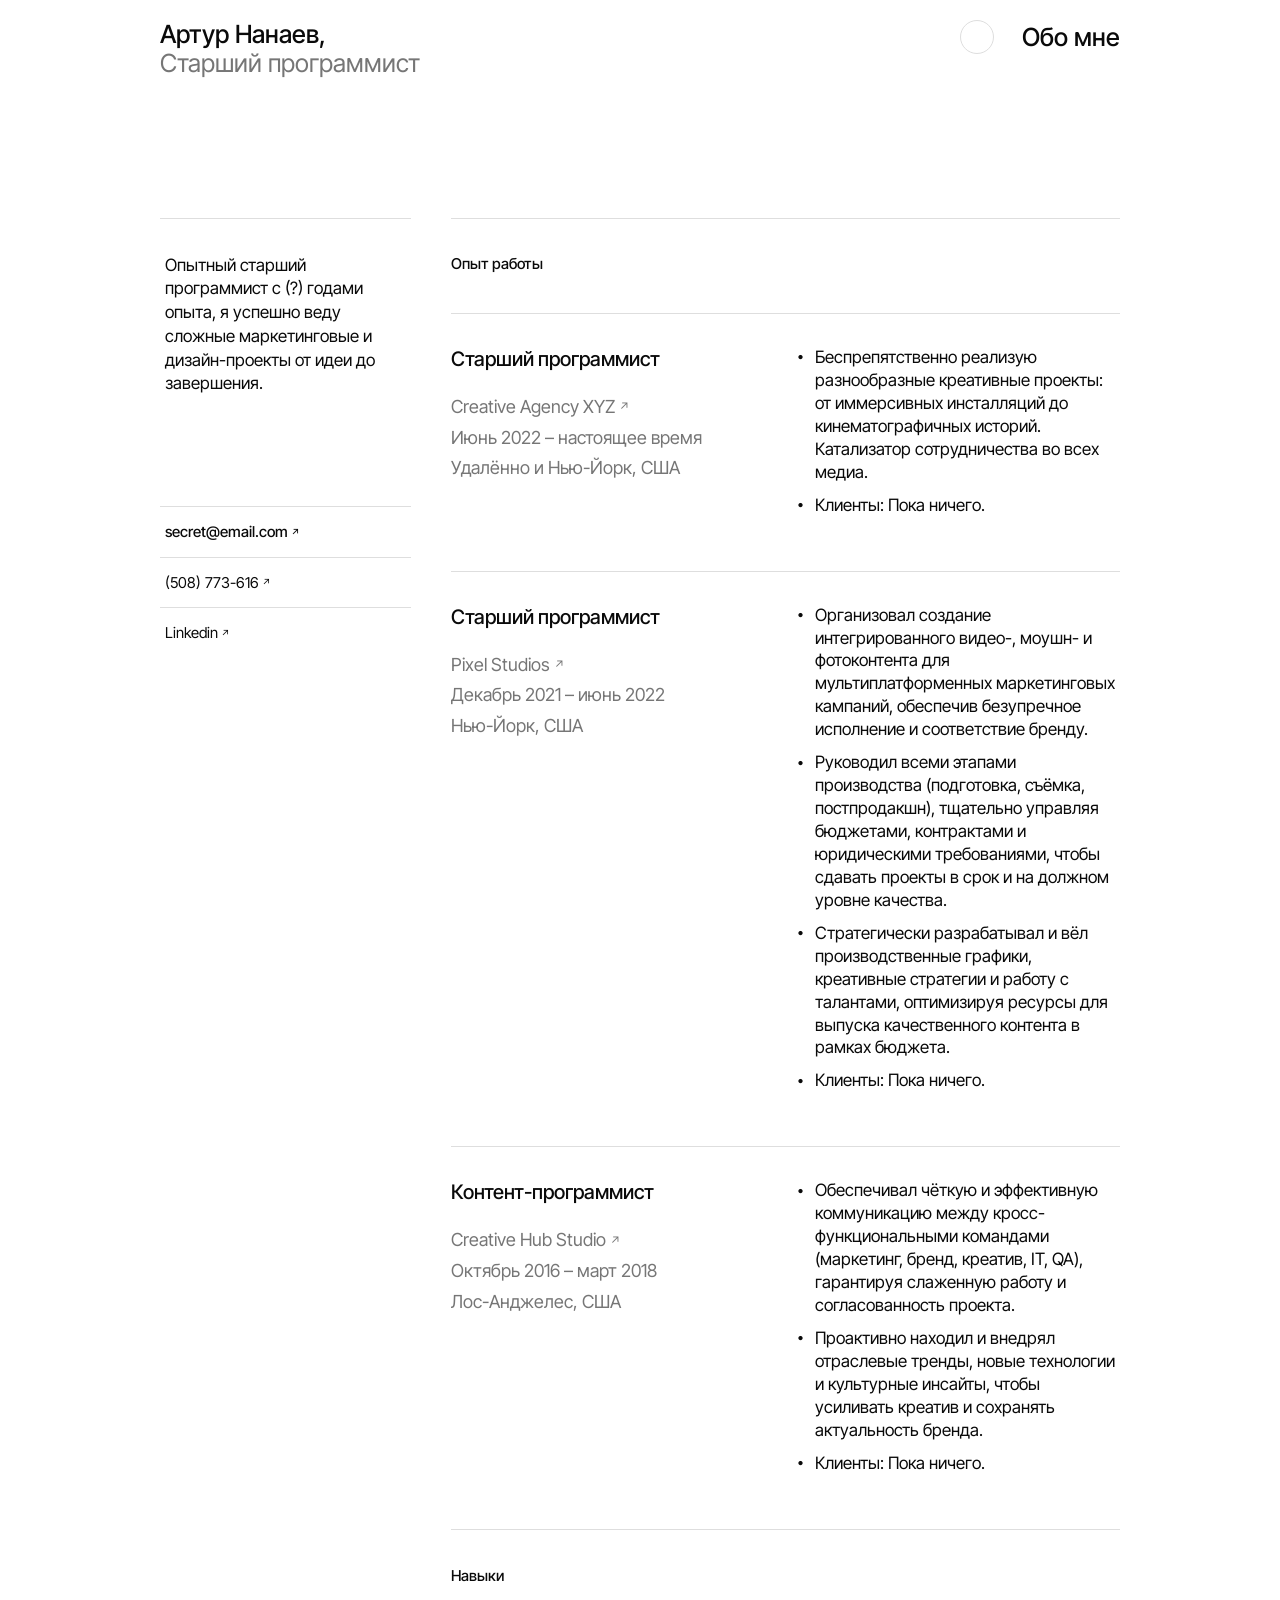
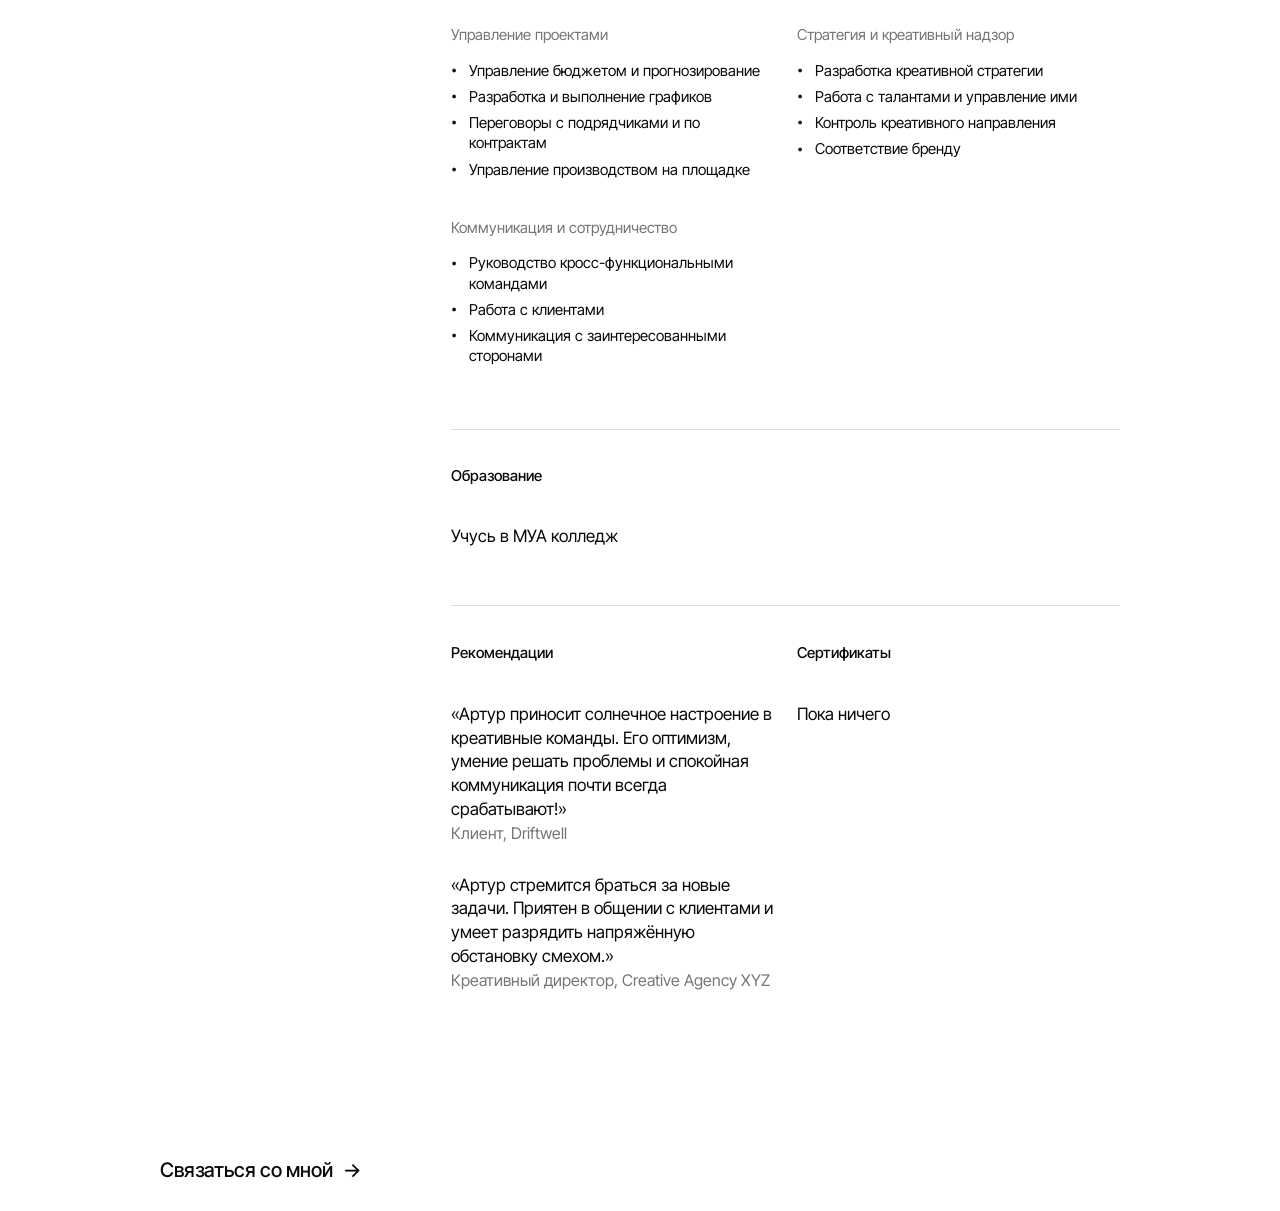
<file: index.html>
<!DOCTYPE html>
<html lang="ru">
<head>
<meta charset="utf-8">
<title>Артур Нанаев, старший программист</title>
<meta name="viewport" content="width=device-width, initial-scale=1, viewport-fit=cover">
<link rel="stylesheet" href="https://fonts.googleapis.com/css2?family=Inter+Tight:wght@300;400;500;600&display=swap&subset=cyrillic">
<link rel="icon" href="photo.png" type="image">
<meta name="theme-color" content="#000000">
<script>(function(){var t;try{t=localStorage.getItem("theme")}catch(e){}if(!t)t=window.matchMedia&&matchMedia("(prefers-color-scheme: light)").matches?"light":"dark";document.documentElement.setAttribute("data-theme",t)})();</script>
<link rel="stylesheet" href="style.css">
</head>
<body>
<div class="wrap">
<header>
 <div>Артур Нанаев,<div class="role">Старший программист</div></div>
 <div class="actions">
  <button id="theme" class="theme" type="button" aria-label="Включить светлую тему" aria-pressed="false"></button>
  <button id="nav" type="button">Обо мне</button>
 </div>
</header>

<main class="grid">
 <aside class="side">
  <p class="bio">Опытный старший программист с (?) годами опыта, я успешно веду сложные маркетинговые и дизайн-проекты от идеи до завершения.</p>
  <div class="contact">
   <a class="ext" href="mailto:nanaghostbuga@gmail.com">secret@email.com</a>
   <a class="ext" href="tel:+996508773616">(508) 773-616</a>
   <a class="ext" href="#">Linkedin</a>
  </div>
 </aside>

 <div class="main">
  <section id="about" class="page">
   <div class="label">Опыт работы</div>
   <article class="row"><div><h3>Старший программист</h3><div class="meta"><a class="ext ul" href="#">Creative Agency XYZ</a><br>Июнь 2022 – настоящее время<br>Удалённо и Нью-Йорк, США</div></div>
    <ul><li>Беспрепятственно реализую разнообразные креативные проекты: от иммерсивных инсталляций до кинематографичных историй. Катализатор сотрудничества во всех медиа.</li><li>Клиенты: Пока ничего.</li></ul></article>
   <article class="row"><div><h3>Старший программист</h3><div class="meta"><a class="ext ul" href="#">Pixel Studios</a><br>Декабрь 2021 – июнь 2022<br>Нью-Йорк, США</div></div>
    <ul><li>Организовал создание интегрированного видео-, моушн- и фотоконтента для мультиплатформенных маркетинговых кампаний, обеспечив безупречное исполнение и соответствие бренду.</li><li>Руководил всеми этапами производства (подготовка, съёмка, постпродакшн), тщательно управляя бюджетами, контрактами и юридическими требованиями, чтобы сдавать проекты в срок и на должном уровне качества.</li><li>Стратегически разрабатывал и вёл производственные графики, креативные стратегии и работу с талантами, оптимизируя ресурсы для выпуска качественного контента в рамках бюджета.</li><li>Клиенты: Пока ничего.</li></ul></article>
   <article class="row"><div><h3>Контент-программист</h3><div class="meta"><a class="ext ul" href="#">Creative Hub Studio</a><br>Октябрь 2016 – март 2018<br>Лос-Анджелес, США</div></div>
    <ul><li>Обеспечивал чёткую и эффективную коммуникацию между кросс-функциональными командами (маркетинг, бренд, креатив, IT, QA), гарантируя слаженную работу и согласованность проекта.</li><li>Проактивно находил и внедрял отраслевые тренды, новые технологии и культурные инсайты, чтобы усиливать креатив и сохранять актуальность бренда.</li><li>Клиенты: Пока ничего.</li></ul></article>

   <section class="sec"><div class="label">Навыки</div>
    <div class="skills">
     <div><h4>Управление проектами</h4><ul class="sk"><li>Управление бюджетом и прогнозирование</li><li>Разработка и выполнение графиков</li><li>Переговоры с подрядчиками и по контрактам</li><li>Управление производством на площадке</li></ul></div>
     <div><h4>Стратегия и креативный надзор</h4><ul class="sk"><li>Разработка креативной стратегии</li><li>Работа с талантами и управление ими</li><li>Контроль креативного направления</li><li>Соответствие бренду</li></ul></div>
     <div><h4>Коммуникация и сотрудничество</h4><ul class="sk"><li>Руководство кросс-функциональными командами</li><li>Работа с клиентами</li><li>Коммуникация с заинтересованными сторонами</li></ul></div>
    </div></section>

   <section class="sec"><div class="label">Образование</div>
    <div class="two"><div>Учусь в МУА колледж</div><div><div class="meta"></div></div></div></section>

   <section class="sec"><div class="two">
    <div><div class="label flush">Рекомендации</div>
     <p class="q">«Артур приносит солнечное настроение в креативные команды. Его оптимизм, умение решать проблемы и спокойная коммуникация почти всегда срабатывают!»<br><span class="meta">Клиент, Driftwell</span></p>
     <p class="q">«Артур стремится браться за новые задачи. Приятен в общении с клиентами и умеет разрядить напряжённую обстановку смехом.»<br><span class="meta">Креативный директор, Creative Agency XYZ</span></p></div>
    <div><div class="label flush">Сертификаты</div>
     <p>Пока ничего</p></div>
   </div></section>
  </section>

  <section id="back" class="page hidden">
   <div class="label">Обо мне</div>
   <div class="about">
    <p>Вот как обстоят дела. Я Артур, и, честно? По-моему, быть программистом — это как быть очень организованным другом, который ещё и ниндзя в создании крутых вещей. Моя философия? Всё гладко, всё с удовольствием, и чтобы каждого слышали. Я люблю создавать пространство для творчества — когда в понедельник утром действительно хочется на работу.</p>
    <p>Я верю в то, что нужно проговаривать проблемы, даже если это просто возможность пожаловаться на тот самый шрифт, который сводит нас всех с ума. Я также тот, кто закажет экстренную пиццу, когда мы засиживаемся допоздна, и, скорее всего, приведёт в офис свою собаку Бисквит — для поднятия боевого духа.</p>
    <p>Больше всего я люблю видеть, как команда «щёлкает», идеи отскакивают друг от друга, а проекты оживают. Дело не только в готовом продукте, но и в смехе и связях, которые мы создаём по пути.</p>
    <p>Я хочу делать классные вещи с классными людьми и, может быть, урвать пару минут собачьих обнимашек.</p>
   </div>
   <div class="label">Клиенты</div>
   <p>Пока ничего.</p>
  </section>
 </div>
</main>

<footer><a class="ul" href="mailto:nanaghostbuga@gmail.com">Связаться со мной</a></footer>
</div>
<script src="main.js"></script>
</body>
</html>
</file>
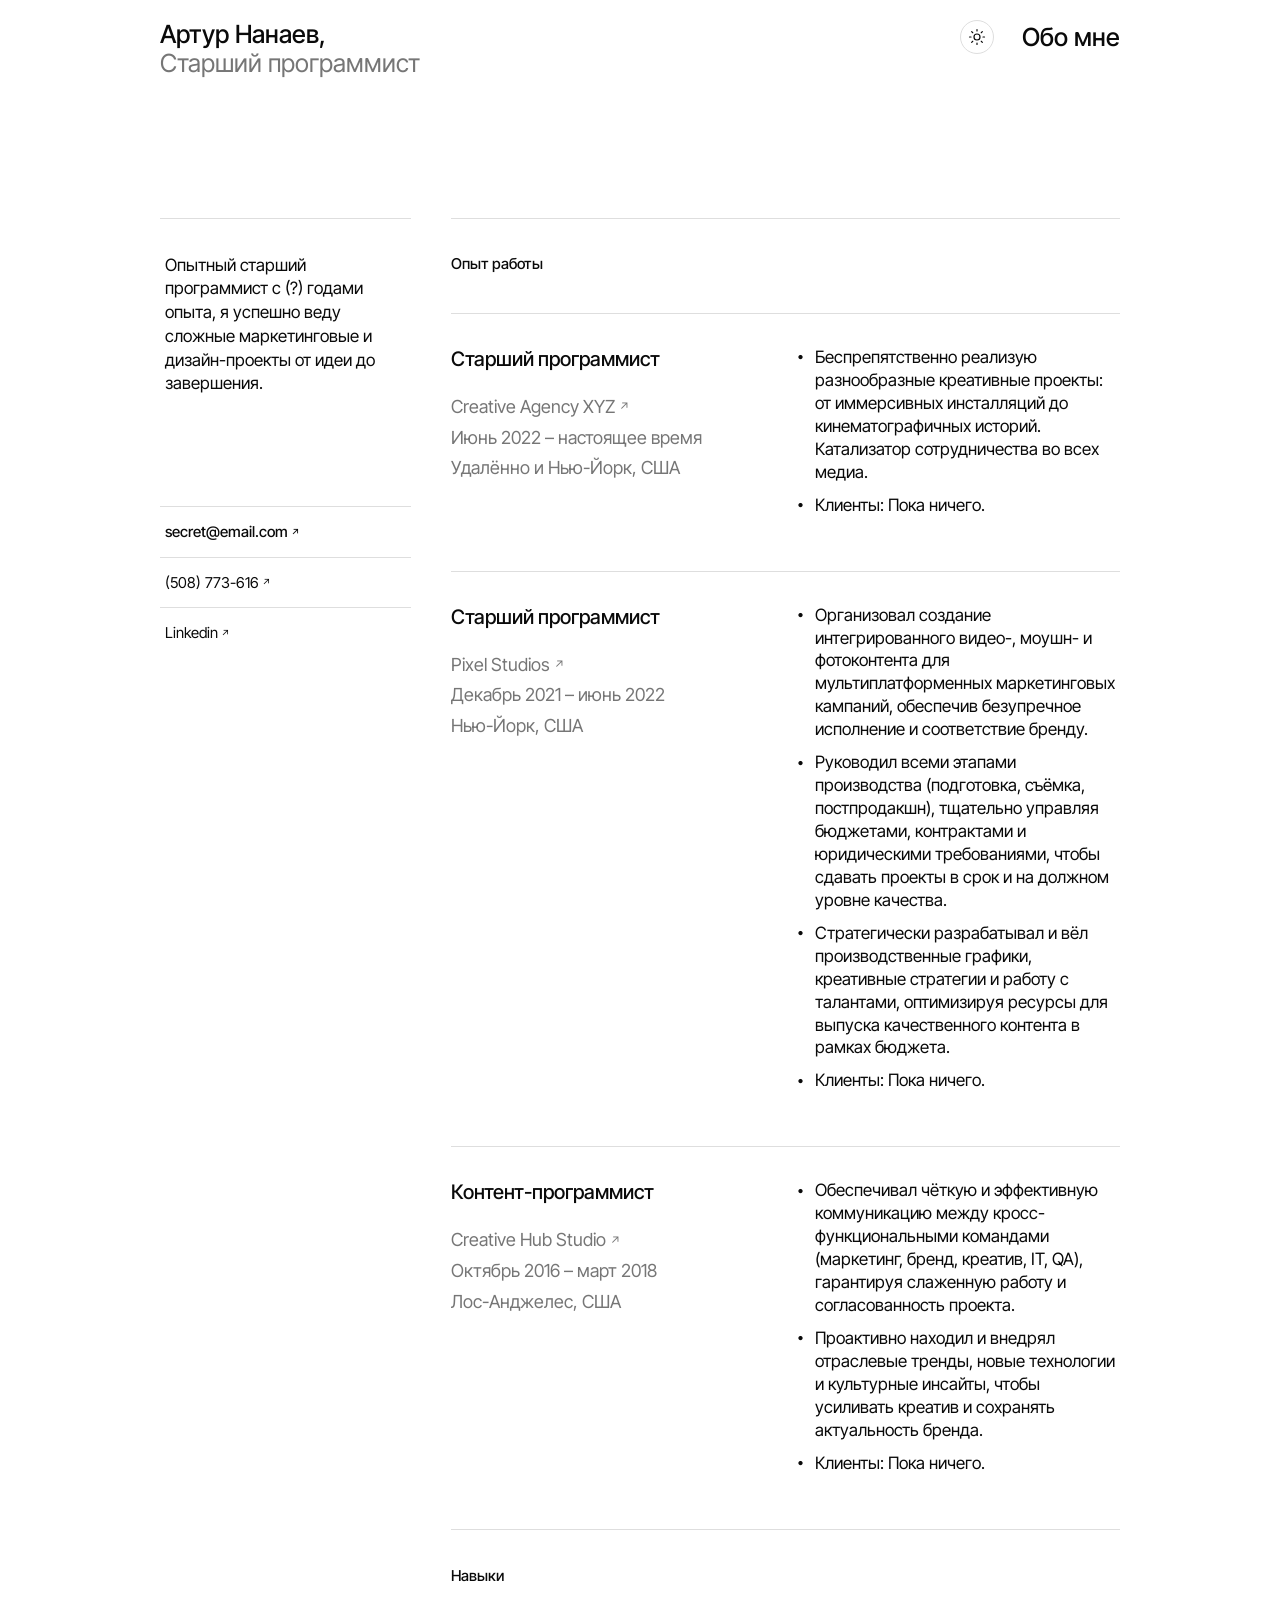
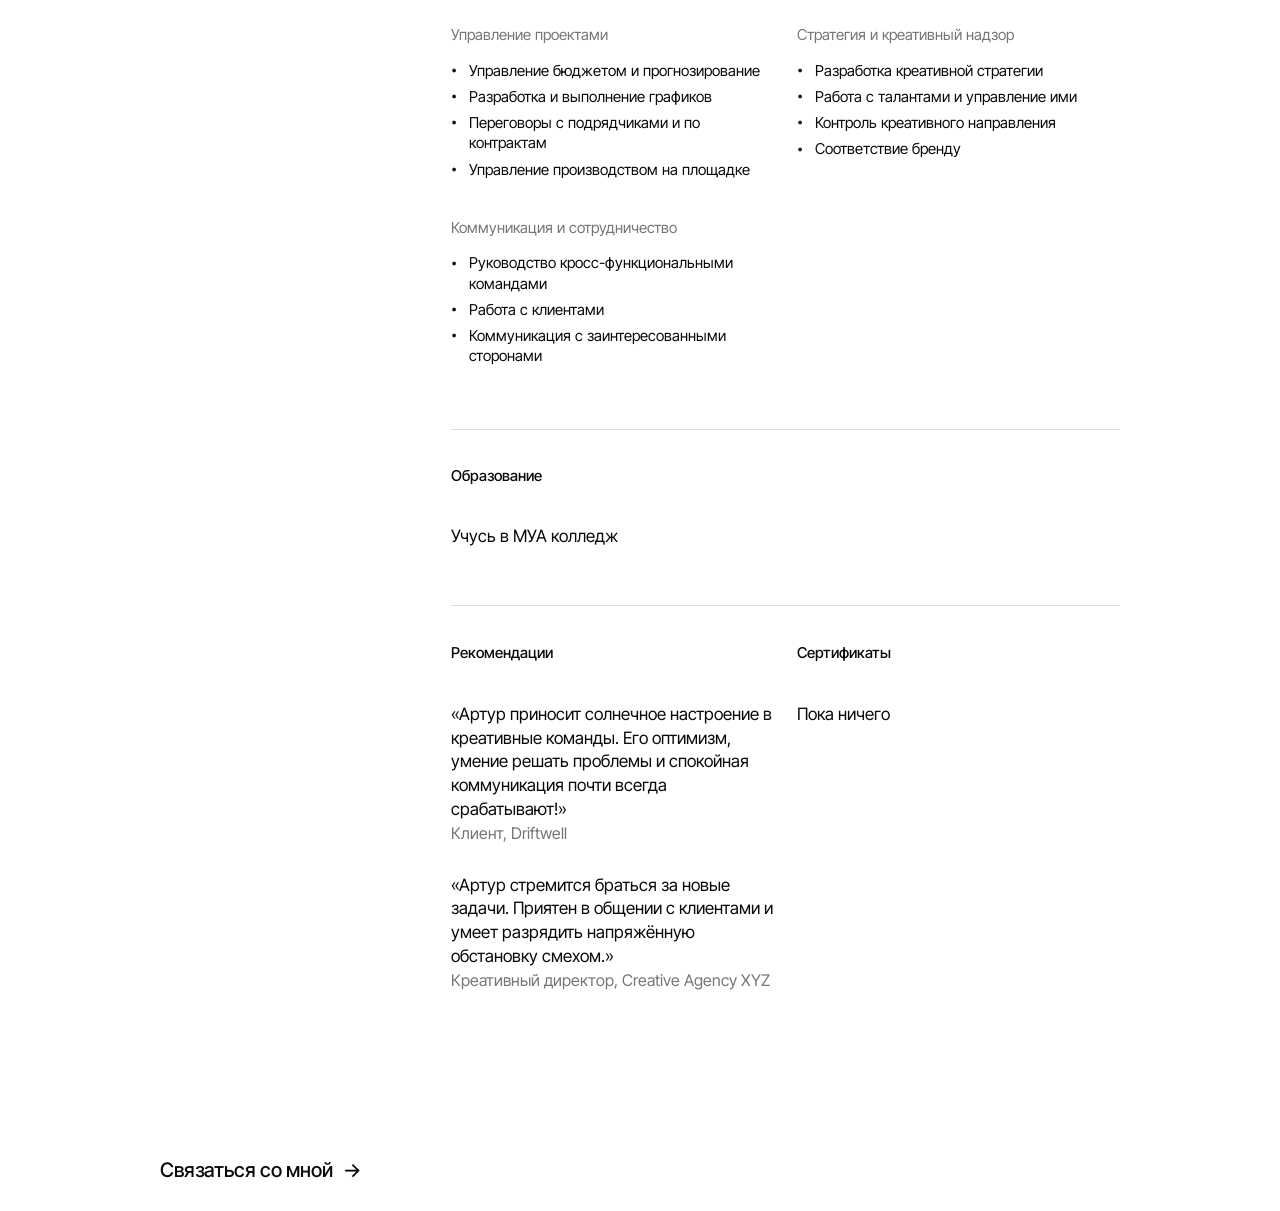
<file: portf/index.html>
<!DOCTYPE html>
<html lang="ru">
<head>
<meta charset="utf-8">
<title>Артур Нанаев, старший программист</title>
<meta name="viewport" content="width=device-width, initial-scale=1, viewport-fit=cover">
<link rel="stylesheet" href="https://fonts.googleapis.com/css2?family=Inter+Tight:wght@300;400;500;600&display=swap&subset=cyrillic">
<meta name="theme-color" content="#000000">
<script>(function(){var t;try{t=localStorage.getItem("theme")}catch(e){}if(!t)t=window.matchMedia&&matchMedia("(prefers-color-scheme: light)").matches?"light":"dark";document.documentElement.setAttribute("data-theme",t)})();</script>
<link rel="stylesheet" href="style.css">
</head>
<body>
<div class="wrap">
<header>
 <div>Артур Нанаев,<div class="role">Старший программист</div></div>
 <div class="actions">
  <button id="theme" class="theme" type="button" aria-label="Включить светлую тему" aria-pressed="false">
   <svg class="moon" viewBox="0 0 24 24" aria-hidden="true"><path d="M21 12.8A9 9 0 1 1 11.2 3a7 7 0 0 0 9.8 9.8z"/></svg>
   <svg class="sun" viewBox="0 0 24 24" aria-hidden="true"><circle cx="12" cy="12" r="4"/><path d="M12 2v2M12 20v2M4.9 4.9l1.4 1.4M17.7 17.7l1.4 1.4M2 12h2M20 12h2M4.9 19.1l1.4-1.4M17.7 6.3l1.4-1.4"/></svg>
  </button>
  <button id="nav" type="button">Обо мне</button>
 </div>
</header>

<main class="grid">
 <aside class="side">
  <p class="bio">Опытный старший программист с (?) годами опыта, я успешно веду сложные маркетинговые и дизайн-проекты от идеи до завершения.</p>
  <div class="contact">
   <a class="ext" href="mailto:nanaghostbuga@gmail.com">secret@email.com</a>
   <a class="ext" href="tel:+996508773616">(508) 773-616</a>
   <a class="ext" href="#">Linkedin</a>
  </div>
 </aside>

 <div class="main">
  <section id="about" class="page">
   <div class="label">Опыт работы</div>
   <article class="row"><div><h3>Старший программист</h3><div class="meta"><a class="ext ul" href="#">Creative Agency XYZ</a><br>Июнь 2022 – настоящее время<br>Удалённо и Нью-Йорк, США</div></div>
    <ul><li>Беспрепятственно реализую разнообразные креативные проекты: от иммерсивных инсталляций до кинематографичных историй. Катализатор сотрудничества во всех медиа.</li><li>Клиенты: Пока ничего.</li></ul></article>
   <article class="row"><div><h3>Старший программист</h3><div class="meta"><a class="ext ul" href="#">Pixel Studios</a><br>Декабрь 2021 – июнь 2022<br>Нью-Йорк, США</div></div>
    <ul><li>Организовал создание интегрированного видео-, моушн- и фотоконтента для мультиплатформенных маркетинговых кампаний, обеспечив безупречное исполнение и соответствие бренду.</li><li>Руководил всеми этапами производства (подготовка, съёмка, постпродакшн), тщательно управляя бюджетами, контрактами и юридическими требованиями, чтобы сдавать проекты в срок и на должном уровне качества.</li><li>Стратегически разрабатывал и вёл производственные графики, креативные стратегии и работу с талантами, оптимизируя ресурсы для выпуска качественного контента в рамках бюджета.</li><li>Клиенты: Пока ничего.</li></ul></article>
   <article class="row"><div><h3>Контент-программист</h3><div class="meta"><a class="ext ul" href="#">Creative Hub Studio</a><br>Октябрь 2016 – март 2018<br>Лос-Анджелес, США</div></div>
    <ul><li>Обеспечивал чёткую и эффективную коммуникацию между кросс-функциональными командами (маркетинг, бренд, креатив, IT, QA), гарантируя слаженную работу и согласованность проекта.</li><li>Проактивно находил и внедрял отраслевые тренды, новые технологии и культурные инсайты, чтобы усиливать креатив и сохранять актуальность бренда.</li><li>Клиенты: Пока ничего.</li></ul></article>

   <section class="sec"><div class="label">Навыки</div>
    <div class="skills">
     <div><h4>Управление проектами</h4><ul class="sk"><li>Управление бюджетом и прогнозирование</li><li>Разработка и выполнение графиков</li><li>Переговоры с подрядчиками и по контрактам</li><li>Управление производством на площадке</li></ul></div>
     <div><h4>Стратегия и креативный надзор</h4><ul class="sk"><li>Разработка креативной стратегии</li><li>Работа с талантами и управление ими</li><li>Контроль креативного направления</li><li>Соответствие бренду</li></ul></div>
     <div><h4>Коммуникация и сотрудничество</h4><ul class="sk"><li>Руководство кросс-функциональными командами</li><li>Работа с клиентами</li><li>Коммуникация с заинтересованными сторонами</li></ul></div>
    </div></section>

   <section class="sec"><div class="label">Образование</div>
    <div class="two"><div>Учусь в МУА колледж</div><div><div class="meta"></div></div></div></section>

   <section class="sec"><div class="two">
    <div><div class="label flush">Рекомендации</div>
     <p class="q">«Артур приносит солнечное настроение в креативные команды. Его оптимизм, умение решать проблемы и спокойная коммуникация почти всегда срабатывают!»<br><span class="meta">Клиент, Driftwell</span></p>
     <p class="q">«Артур стремится браться за новые задачи. Приятен в общении с клиентами и умеет разрядить напряжённую обстановку смехом.»<br><span class="meta">Креативный директор, Creative Agency XYZ</span></p></div>
    <div><div class="label flush">Сертификаты</div>
     <p>Пока ничего</p></div>
   </div></section>
  </section>

  <section id="back" class="page hidden">
   <div class="label">Обо мне</div>
   <div class="about">
    <p>Вот как обстоят дела. Я Артур, и, честно? По-моему, быть программистом — это как быть очень организованным другом, который ещё и ниндзя в создании крутых вещей. Моя философия? Всё гладко, всё с удовольствием, и чтобы каждого слышали. Я люблю создавать пространство для творчества — когда в понедельник утром действительно хочется на работу.</p>
    <p>Я верю в то, что нужно проговаривать проблемы, даже если это просто возможность пожаловаться на тот самый шрифт, который сводит нас всех с ума. Я также тот, кто закажет экстренную пиццу, когда мы засиживаемся допоздна, и, скорее всего, приведёт в офис свою собаку Бисквит — для поднятия боевого духа.</p>
    <p>Больше всего я люблю видеть, как команда «щёлкает», идеи отскакивают друг от друга, а проекты оживают. Дело не только в готовом продукте, но и в смехе и связях, которые мы создаём по пути.</p>
    <p>Я хочу делать классные вещи с классными людьми и, может быть, урвать пару минут собачьих обнимашек.</p>
   </div>
   <div class="label">Клиенты</div>
   <p>Пока ничего.</p>
  </section>
 </div>
</main>

<footer><a class="ul" href="mailto:nanaghostbuga@gmail.com">Связаться со мной</a></footer>
</div>
<script src="main.js"></script>
</body>
</html>
</file>
<file: style.css>
/* =========================================================
   1. ПЕРЕМЕННЫЕ (ЦВЕТА ТЕМ)
   Переменные задаются один раз и используются везде через var(--имя).
   Чтобы сменить тему, достаточно поменять значения переменных,
   а не переписывать каждый цвет по отдельности.
   ========================================================= */

/* Тёмная тема: действует по умолчанию */
:root {
  --bg: #000;        /* фон страницы */
  --fg: #fff;        /* основной цвет текста */
  --mute: #8c8c8c;   /* приглушённый серый (должность, даты) */
  --line: #2a2a2a;   /* цвет тонких разделительных линий */
  --hover: #1a1a1a;  /* фон при наведении на контакты и кнопку темы */

  /* Подсказка браузеру: тема тёмная (скроллбары, поля ввода станут тёмными) */
  color-scheme: dark;
}

/* Светлая тема: включается, когда у <html> стоит атрибут data-theme="light".
   Его ставит JavaScript при клике на кнопку темы. Переопределяем только цвета. */
:root[data-theme="light"] {
  --bg: #fff;
  --fg: #0a0a0a;
  --mute: #767676;
  --line: #dedede;
  --hover: #f2f2f2;
  color-scheme: light;
}


/* =========================================================
   2. ОБЩИЕ НАСТРОЙКИ
   ========================================================= */

/* Отступы сверху и снизу на телефонах с «чёлкой» и системными панелями.
   На компьютере env(...) равен 0, поэтому ничего не меняется. */
:root {
  box-sizing: border-box;
  padding-top: env(safe-area-inset-top, 0px);
  padding-bottom: env(safe-area-inset-bottom, 0px);
}

html {
  scroll-padding-top: env(safe-area-inset-top, 0px);    /* запас сверху при прокрутке к якорям */
  background: var(--bg);                                /* фон под всей страницей */
}

/* Размер блока считается вместе с padding и border.
   Так проще верстать: width: 100% не вылезает за края. */
*,
*::before,
*::after {
  box-sizing: inherit;
}


/* =========================================================
   3. БАЗОВЫЕ ЭЛЕМЕНТЫ
   ========================================================= */

/* Шрифт, цвет и фон всей страницы.
   font: вес 400, размер 15px, межстрочный интервал 1.3, затем список шрифтов:
   если Inter Tight не загрузился, браузер возьмёт следующий по списку. */
body {
  margin: 0;
  background: var(--bg);
  color: var(--fg);
  font: 400 15px/1.3 "Inter Tight", "Helvetica Neue", Helvetica, Arial, sans-serif;
  -webkit-font-smoothing: antialiased;   /* более гладкий текст на macOS */
}

/* Ссылки наследуют цвет текста и без подчёркивания по умолчанию */
a {
  color: inherit;
  text-decoration: none;
}

/* Сбрасываем стандартный вид кнопок, чтобы они выглядели как обычный текст */
button {
  font: inherit;
  color: inherit;
  background: none;
  border: 0;
  padding: 0;
  cursor: pointer;
}

/* Цвет выделения текста мышью: инвертирован относительно темы */
::selection {
  background: var(--fg);
  color: var(--bg);
}

/* Рамка вокруг элемента при навигации с клавиатуры (Tab).
   Помогает людям, которые не пользуются мышью. */
:focus-visible {
  outline: 2px solid var(--fg);
  outline-offset: 4px;
  border-radius: 2px;
}


/* =========================================================
   4. МАЛЕНЬКИЕ ПЕРЕИСПОЛЬЗУЕМЫЕ СТИЛИ
   ========================================================= */

/* Стрелка ↗ после внешней ссылки (добавляется классом "ext" в HTML) */
a.ext::after {
  content: "↗";
  display: inline-block;
  margin-left: .35em;
  font-size: .65em;           /* стрелка меньше основного текста */
  vertical-align: .15em;      /* приподнимаем к верху строки */
}

/* Подчёркивание при наведении (класс "ul" в HTML).
   Линия рисуется фоном: сначала шириной 0, при наведении становится 100%. */
.ul {
  background: linear-gradient(currentColor, currentColor) 0 100% / 0 1px no-repeat;
}

.ul:hover {
  background-size: 100% 1px;
}


/* =========================================================
   5. КАРКАС СТРАНИЦЫ И ШАПКА
   ========================================================= */

/* Центральный контейнер: не шире 1440px, по бокам адаптивные поля.
   clamp(мин, предпочтительно, макс): поля растут вместе с экраном,
   но не меньше 20px и не больше 180px. */
.wrap {
  max-width: 1440px;
  margin: 0 auto;
  padding: 0 clamp(20px, 12.5vw, 180px);
  min-height: 100vh;
  display: flex;
  flex-direction: column;     /* шапка, контент и подвал идут столбиком */
}

/* Шапка: имя слева, кнопки справа */
header {
  display: flex;
  justify-content: space-between;
  align-items: flex-start;
  padding-top: 20px;
  font-size: 25px;
  font-weight: 500;
  line-height: 1.15;
}

/* Должность под именем: серая и тоньше */
header .role {
  color: var(--mute);
  font-weight: 400;
}

/* Группа справа: кнопка темы и кнопка перехода между страницами */
.actions {
  display: flex;
  align-items: center;
  gap: 28px;
}

/* Кнопка «Обо мне / Назад» */
#nav {
  font-size: 25px;
  font-weight: 500;
  position: relative;         /* чтобы линия-подчёркивание позиционировалась относительно кнопки */
}

/* Линия под кнопкой: в покое её нет (высота 0) */
#nav::after {
  content: "";
  position: absolute;
  left: 0;
  right: 0;
  bottom: -2px;
  height: 0;
  background: currentColor;
}

/* При наведении под кнопкой появляется линия */
#nav:hover::after {
  height: 2px;
}


/* =========================================================
   6. КНОПКА ПЕРЕКЛЮЧЕНИЯ ТЕМЫ (круглая, с луной и солнцем)
   ========================================================= */

/* Сама кнопка: круг 34×34 с тонкой рамкой, иконка по центру */
.theme {
  position: relative;
  width: 34px;
  height: 34px;
  border-radius: 50%;
  border: 1px solid var(--line);
  display: grid;
  place-items: center;
}

/* При наведении кнопка подсвечивается */
.theme:hover {
  background: var(--hover);
}

/* Обе иконки лежат друг на друге, одна из них всегда прозрачна.
   Рисуются линиями (stroke), без заливки. */
.theme svg {
  position: absolute;
  width: 18px;
  height: 18px;
  fill: none;
  stroke: currentColor;
  stroke-width: 1.6;
  stroke-linecap: round;
  stroke-linejoin: round;
}



/* =========================================================
   7. ДВЕ КОЛОНКИ: СЛЕВА БИО И КОНТАКТЫ, СПРАВА ОСНОВНОЕ
   ========================================================= */

/* Сетка из двух колонок в пропорции 3 к 8.
   minmax(0, ...) не даёт длинному тексту раздвинуть колонку. */
.grid {
  display: grid;
  grid-template-columns: minmax(0, 3fr) minmax(0, 8fr);
  gap: 0 40px;                /* по вертикали 0, по горизонтали 40px */
  margin-top: 140px;          /* большой отступ от шапки, как в макете */
  flex: 1;                    /* занимает всё свободное место, прижимая подвал вниз */
  align-items: start;         /* колонки не растягиваются по высоте */
}

.side,
.main {
  position: relative;
}

/* Тонкая линия сверху колонки */
.side::before,
.main::before {
  content: "";
  position: absolute;
  top: 0;
  left: 0;
  right: 0;
  height: 1px;
  background: var(--line);
}

/* Левая колонка «прилипает» при прокрутке, пока вы читаете опыт справа */
.side {
  position: sticky;
  top: 20px;
}

/* Короткое био слева */
.bio {
  padding: 36px 0 110px 5px;
  font-size: 17px;
  line-height: 1.4;
  max-width: 24ch;            /* ширина не больше 24 символов, чтобы строки были короткими */
  margin: 0;
}

/* Контакты: каждая ссылка отдельной строкой с линией сверху */
.contact a {
  display: block;
  padding: 15px 5px;
  border-top: 1px solid var(--line);
  font-size: 15px;
}

/* Первый контакт (почта) выделен жирнее */
.contact a:first-child {
  font-weight: 500;
}

/* При наведении строка подсвечивается */
.contact a:hover {
  background: var(--hover);
}

/* Заголовки разделов («Опыт работы», «Навыки» и т.д.) */
.label {
  font-size: 15px;
  font-weight: 500;
  padding: 36px 0 40px;
}


/* =========================================================
   8. ПЕРЕКЛЮЧЕНИЕ МЕЖДУ СТРАНИЦАМИ («Обо мне» / резюме)
   ========================================================= */

/* Полностью скрывает страницу, которая сейчас не показывается */
.hidden {
  display: none;
}


/* =========================================================
   9. БЛОК «ОПЫТ РАБОТЫ»
   ========================================================= */

/* Одно место работы: слева название и даты, справа список достижений */
.row {
  display: grid;
  grid-template-columns: 1fr 1fr;
  gap: 24px;
  border-top: 1px solid var(--line);
  padding: 32px 0 44px;
}

/* Должность */
.row h3 {
  margin: 0 0 20px;
  font-size: 20px;
  font-weight: 500;
}

/* Серый блок: компания, даты, город */
.meta {
  color: var(--mute);
  font-size: 18px;
  line-height: 1.7;
}

/* Когда мышь над блоком работы, название компании становится ярче */
.row:hover .meta a {
  color: var(--fg);
}

/* Убираем стандартные точки и отступы у всех списков */
ul {
  margin: 0;
  padding: 0;
  list-style: none;
}

/* Свой маркер списка: точка рисуется через ::before.
   Используется и в опыте, и в навыках. */
.row li,
.sk li {
  position: relative;
  padding-left: 18px;         /* место под точку слева */
  margin-bottom: 10px;
  font-size: 17px;
  line-height: 1.35;
}

.row li::before,
.sk li::before {
  content: "•";
  position: absolute;
  left: 0;
  font-size: .8em;
  top: .1em;
}


/* =========================================================
   10. НАВЫКИ, ОБРАЗОВАНИЕ, РЕКОМЕНДАЦИИ, СЕРТИФИКАТЫ
   ========================================================= */

/* Общая «секция» с линией сверху */
.sec {
  border-top: 1px solid var(--line);
  padding: 36px 0 56px;
}

/* Заголовок внутри секции без верхнего отступа (отступ уже у секции) */
.sec > .label {
  padding: 0 0 40px;
}

/* Навыки: три группы в две колонки */
.skills {
  display: grid;
  grid-template-columns: 1fr 1fr;
  gap: 32px 24px;
}

/* Название группы навыков: маленькое и серое */
.skills h4 {
  margin: 0 0 16px;
  font-size: 15px;
  font-weight: 400;
  color: var(--mute);
}

/* Пункты навыков мельче и плотнее, чем в опыте */
.sk li {
  font-size: 15px;
  margin-bottom: 6px;
}

/* Универсальный блок из двух колонок: образование, рекомендации + сертификаты */
.two {
  display: grid;
  grid-template-columns: 1fr 1fr;
  gap: 24px;
  font-size: 17px;
  line-height: 1.4;
}

.two .meta {
  font-size: 16px;
  line-height: 1.4;
}

.two p {
  margin: 0 0 28px;
}

/* Заголовок «Рекомендации» и «Сертификаты» без верхнего отступа */
.two .label.flush {
  padding-top: 0;
}

/* Цитата рекомендации */
.q {
  margin: 0 0 28px;
}


/* =========================================================
   11. ПОДВАЛ
   ========================================================= */

footer {
  padding: 80px 0 28px;
  font-size: 20px;
  font-weight: 500;
}

/* Ссылка «Связаться со мной» со стрелкой справа */
footer a {
  display: inline-flex;
  gap: .5em;
  align-items: center;
}

footer a::after {
  content: "→";
}


/* =========================================================
   12. СТРАНИЦА «ОБО МНЕ»
   ========================================================= */

/* Крупный текст о себе */
.about {
  padding: 40px 0 90px;
  font-size: 22px;
  line-height: 1.3;
  max-width: 34em;            /* ширина строки в «ширинах буквы m», удобна для чтения */
}

.about p {
  margin: 0 0 1.3em;
}

/* Сетка логотипов клиентов: по три в ряд */
.clients {
  display: grid;
  grid-template-columns: repeat(3, auto);
  justify-content: start;
  gap: 36px 56px;
  padding-bottom: 60px;
  font-size: 17px;
}

/* Один логотип: иконка и название, слегка приглушены */
.clients span {
  display: flex;
  align-items: center;
  gap: 8px;
  opacity: .85;
}

/* При наведении логотип становится ярче */
.clients span:hover {
  opacity: 1;
}

/* Иконка-заглушка: круг. Цвет берётся из темы, поэтому меняется вместе с ней. */
.clients i {
  width: 18px;
  height: 18px;
  border-radius: 50%;
  background: var(--fg);
  display: inline-block;
}

/* Варианты иконок: квадрат со скруглением (.s) и пустой круг (.o) */
.clients i.s {
  border-radius: 3px;
}

.clients i.o {
  background: none;
  border: 2px solid var(--fg);
}

/* Название с засечками, с разрежёнными буквами */
.clients .serif {
  font-family: Georgia, serif;
  letter-spacing: .08em;
}


/* =========================================================
   13. АДАПТИВ ДЛЯ ТЕЛЕФОНОВ И ПЛАНШЕТОВ (экран уже 820px)
   Правила ниже действуют только на узких экранах
   и перекрывают то, что написано выше.
   ========================================================= */

@media (max-width: 820px) {
  /* Колонки встают друг под друга, отступ от шапки меньше */
  .grid {
    grid-template-columns: 1fr;
    margin-top: 64px;
  }

  /* Закрепление левой колонки отключаем */
  .side {
    position: static;
  }

  .bio {
    padding-bottom: 36px;
  }

  /* Все двухколоночные блоки становятся одноколоночными */
  .row,
  .skills,
  .two {
    grid-template-columns: 1fr;
  }

  .row {
    gap: 20px;
  }

  /* Клиенты по два в ряд */
  .clients {
    grid-template-columns: repeat(2, auto);
  }

  /* Шрифты меньше, чтобы всё влезало */
  .about {
    font-size: 18px;
  }

  header,
  #nav {
    font-size: 20px;
  }

  .actions {
    gap: 18px;
  }
}
</file>
<file: portf/style.css>
/* =========================================================
   1. ПЕРЕМЕННЫЕ (ЦВЕТА ТЕМ)
   Переменные задаются один раз и используются везде через var(--имя).
   Чтобы сменить тему, достаточно поменять значения переменных,
   а не переписывать каждый цвет по отдельности.
   ========================================================= */

/* Тёмная тема: действует по умолчанию */
:root {
  --bg: #000;        /* фон страницы */
  --fg: #fff;        /* основной цвет текста */
  --mute: #8c8c8c;   /* приглушённый серый (должность, даты) */
  --line: #2a2a2a;   /* цвет тонких разделительных линий */
  --hover: #1a1a1a;  /* фон при наведении на контакты и кнопку темы */

  /* Подсказка браузеру: тема тёмная (скроллбары, поля ввода станут тёмными) */
  color-scheme: dark;
}

/* Светлая тема: включается, когда у <html> стоит атрибут data-theme="light".
   Его ставит JavaScript при клике на кнопку темы. Переопределяем только цвета. */
:root[data-theme="light"] {
  --bg: #fff;
  --fg: #0a0a0a;
  --mute: #767676;
  --line: #dedede;
  --hover: #f2f2f2;
  color-scheme: light;
}


/* =========================================================
   2. ОБЩИЕ НАСТРОЙКИ
   ========================================================= */

/* Отступы сверху и снизу на телефонах с «чёлкой» и системными панелями.
   На компьютере env(...) равен 0, поэтому ничего не меняется. */
:root {
  box-sizing: border-box;
  padding-top: env(safe-area-inset-top, 0px);
  padding-bottom: env(safe-area-inset-bottom, 0px);
}

html {
  scroll-padding-top: env(safe-area-inset-top, 0px);    /* запас сверху при прокрутке к якорям */
  background: var(--bg);                                /* фон под всей страницей */
}

/* Размер блока считается вместе с padding и border.
   Так проще верстать: width: 100% не вылезает за края. */
*,
*::before,
*::after {
  box-sizing: inherit;
}


/* =========================================================
   3. БАЗОВЫЕ ЭЛЕМЕНТЫ
   ========================================================= */

/* Шрифт, цвет и фон всей страницы.
   font: вес 400, размер 15px, межстрочный интервал 1.3, затем список шрифтов:
   если Inter Tight не загрузился, браузер возьмёт следующий по списку. */
body {
  margin: 0;
  background: var(--bg);
  color: var(--fg);
  font: 400 15px/1.3 "Inter Tight", "Helvetica Neue", Helvetica, Arial, sans-serif;
  -webkit-font-smoothing: antialiased;   /* более гладкий текст на macOS */
}

/* Ссылки наследуют цвет текста и без подчёркивания по умолчанию */
a {
  color: inherit;
  text-decoration: none;
}

/* Сбрасываем стандартный вид кнопок, чтобы они выглядели как обычный текст */
button {
  font: inherit;
  color: inherit;
  background: none;
  border: 0;
  padding: 0;
  cursor: pointer;
}

/* Цвет выделения текста мышью: инвертирован относительно темы */
::selection {
  background: var(--fg);
  color: var(--bg);
}

/* Рамка вокруг элемента при навигации с клавиатуры (Tab).
   Помогает людям, которые не пользуются мышью. */
:focus-visible {
  outline: 2px solid var(--fg);
  outline-offset: 4px;
  border-radius: 2px;
}


/* =========================================================
   4. МАЛЕНЬКИЕ ПЕРЕИСПОЛЬЗУЕМЫЕ СТИЛИ
   ========================================================= */

/* Стрелка ↗ после внешней ссылки (добавляется классом "ext" в HTML) */
a.ext::after {
  content: "↗";
  display: inline-block;
  margin-left: .35em;
  font-size: .65em;           /* стрелка меньше основного текста */
  vertical-align: .15em;      /* приподнимаем к верху строки */
}

/* Подчёркивание при наведении (класс "ul" в HTML).
   Линия рисуется фоном: сначала шириной 0, при наведении становится 100%. */
.ul {
  background: linear-gradient(currentColor, currentColor) 0 100% / 0 1px no-repeat;
}

.ul:hover {
  background-size: 100% 1px;
}


/* =========================================================
   5. КАРКАС СТРАНИЦЫ И ШАПКА
   ========================================================= */

/* Центральный контейнер: не шире 1440px, по бокам адаптивные поля.
   clamp(мин, предпочтительно, макс): поля растут вместе с экраном,
   но не меньше 20px и не больше 180px. */
.wrap {
  max-width: 1440px;
  margin: 0 auto;
  padding: 0 clamp(20px, 12.5vw, 180px);
  min-height: 100vh;
  display: flex;
  flex-direction: column;     /* шапка, контент и подвал идут столбиком */
}

/* Шапка: имя слева, кнопки справа */
header {
  display: flex;
  justify-content: space-between;
  align-items: flex-start;
  padding-top: 20px;
  font-size: 25px;
  font-weight: 500;
  line-height: 1.15;
}

/* Должность под именем: серая и тоньше */
header .role {
  color: var(--mute);
  font-weight: 400;
}

/* Группа справа: кнопка темы и кнопка перехода между страницами */
.actions {
  display: flex;
  align-items: center;
  gap: 28px;
}

/* Кнопка «Обо мне / Назад» */
#nav {
  font-size: 25px;
  font-weight: 500;
  position: relative;         /* чтобы линия-подчёркивание позиционировалась относительно кнопки */
}

/* Линия под кнопкой: в покое её нет (высота 0) */
#nav::after {
  content: "";
  position: absolute;
  left: 0;
  right: 0;
  bottom: -2px;
  height: 0;
  background: currentColor;
}

/* При наведении под кнопкой появляется линия */
#nav:hover::after {
  height: 2px;
}


/* =========================================================
   6. КНОПКА ПЕРЕКЛЮЧЕНИЯ ТЕМЫ (круглая, с луной и солнцем)
   ========================================================= */

/* Сама кнопка: круг 34×34 с тонкой рамкой, иконка по центру */
.theme {
  position: relative;
  width: 34px;
  height: 34px;
  border-radius: 50%;
  border: 1px solid var(--line);
  display: grid;
  place-items: center;
}

/* При наведении кнопка подсвечивается */
.theme:hover {
  background: var(--hover);
}

/* Обе иконки лежат друг на друге, одна из них всегда прозрачна.
   Рисуются линиями (stroke), без заливки. */
.theme svg {
  position: absolute;
  width: 18px;
  height: 18px;
  fill: none;
  stroke: currentColor;
  stroke-width: 1.6;
  stroke-linecap: round;
  stroke-linejoin: round;
}

/* Тёмная тема: солнце спрятано (прозрачное), видна луна */
.theme .sun {
  opacity: 0;
}

.theme .moon {
  opacity: 1;
}

/* Светлая тема: наоборот, показываем солнце, прячем луну */
:root[data-theme="light"] .theme .sun {
  opacity: 1;
}

:root[data-theme="light"] .theme .moon {
  opacity: 0;
}


/* =========================================================
   7. ДВЕ КОЛОНКИ: СЛЕВА БИО И КОНТАКТЫ, СПРАВА ОСНОВНОЕ
   ========================================================= */

/* Сетка из двух колонок в пропорции 3 к 8.
   minmax(0, ...) не даёт длинному тексту раздвинуть колонку. */
.grid {
  display: grid;
  grid-template-columns: minmax(0, 3fr) minmax(0, 8fr);
  gap: 0 40px;                /* по вертикали 0, по горизонтали 40px */
  margin-top: 140px;          /* большой отступ от шапки, как в макете */
  flex: 1;                    /* занимает всё свободное место, прижимая подвал вниз */
  align-items: start;         /* колонки не растягиваются по высоте */
}

.side,
.main {
  position: relative;
}

/* Тонкая линия сверху колонки */
.side::before,
.main::before {
  content: "";
  position: absolute;
  top: 0;
  left: 0;
  right: 0;
  height: 1px;
  background: var(--line);
}

/* Левая колонка «прилипает» при прокрутке, пока вы читаете опыт справа */
.side {
  position: sticky;
  top: 20px;
}

/* Короткое био слева */
.bio {
  padding: 36px 0 110px 5px;
  font-size: 17px;
  line-height: 1.4;
  max-width: 24ch;            /* ширина не больше 24 символов, чтобы строки были короткими */
  margin: 0;
}

/* Контакты: каждая ссылка отдельной строкой с линией сверху */
.contact a {
  display: block;
  padding: 15px 5px;
  border-top: 1px solid var(--line);
  font-size: 15px;
}

/* Первый контакт (почта) выделен жирнее */
.contact a:first-child {
  font-weight: 500;
}

/* При наведении строка подсвечивается */
.contact a:hover {
  background: var(--hover);
}

/* Заголовки разделов («Опыт работы», «Навыки» и т.д.) */
.label {
  font-size: 15px;
  font-weight: 500;
  padding: 36px 0 40px;
}


/* =========================================================
   8. ПЕРЕКЛЮЧЕНИЕ МЕЖДУ СТРАНИЦАМИ («Обо мне» / резюме)
   ========================================================= */

/* Полностью скрывает страницу, которая сейчас не показывается */
.hidden {
  display: none;
}


/* =========================================================
   9. БЛОК «ОПЫТ РАБОТЫ»
   ========================================================= */

/* Одно место работы: слева название и даты, справа список достижений */
.row {
  display: grid;
  grid-template-columns: 1fr 1fr;
  gap: 24px;
  border-top: 1px solid var(--line);
  padding: 32px 0 44px;
}

/* Должность */
.row h3 {
  margin: 0 0 20px;
  font-size: 20px;
  font-weight: 500;
}

/* Серый блок: компания, даты, город */
.meta {
  color: var(--mute);
  font-size: 18px;
  line-height: 1.7;
}

/* Когда мышь над блоком работы, название компании становится ярче */
.row:hover .meta a {
  color: var(--fg);
}

/* Убираем стандартные точки и отступы у всех списков */
ul {
  margin: 0;
  padding: 0;
  list-style: none;
}

/* Свой маркер списка: точка рисуется через ::before.
   Используется и в опыте, и в навыках. */
.row li,
.sk li {
  position: relative;
  padding-left: 18px;         /* место под точку слева */
  margin-bottom: 10px;
  font-size: 17px;
  line-height: 1.35;
}

.row li::before,
.sk li::before {
  content: "•";
  position: absolute;
  left: 0;
  font-size: .8em;
  top: .1em;
}


/* =========================================================
   10. НАВЫКИ, ОБРАЗОВАНИЕ, РЕКОМЕНДАЦИИ, СЕРТИФИКАТЫ
   ========================================================= */

/* Общая «секция» с линией сверху */
.sec {
  border-top: 1px solid var(--line);
  padding: 36px 0 56px;
}

/* Заголовок внутри секции без верхнего отступа (отступ уже у секции) */
.sec > .label {
  padding: 0 0 40px;
}

/* Навыки: три группы в две колонки */
.skills {
  display: grid;
  grid-template-columns: 1fr 1fr;
  gap: 32px 24px;
}

/* Название группы навыков: маленькое и серое */
.skills h4 {
  margin: 0 0 16px;
  font-size: 15px;
  font-weight: 400;
  color: var(--mute);
}

/* Пункты навыков мельче и плотнее, чем в опыте */
.sk li {
  font-size: 15px;
  margin-bottom: 6px;
}

/* Универсальный блок из двух колонок: образование, рекомендации + сертификаты */
.two {
  display: grid;
  grid-template-columns: 1fr 1fr;
  gap: 24px;
  font-size: 17px;
  line-height: 1.4;
}

.two .meta {
  font-size: 16px;
  line-height: 1.4;
}

.two p {
  margin: 0 0 28px;
}

/* Заголовок «Рекомендации» и «Сертификаты» без верхнего отступа */
.two .label.flush {
  padding-top: 0;
}

/* Цитата рекомендации */
.q {
  margin: 0 0 28px;
}


/* =========================================================
   11. ПОДВАЛ
   ========================================================= */

footer {
  padding: 80px 0 28px;
  font-size: 20px;
  font-weight: 500;
}

/* Ссылка «Связаться со мной» со стрелкой справа */
footer a {
  display: inline-flex;
  gap: .5em;
  align-items: center;
}

footer a::after {
  content: "→";
}


/* =========================================================
   12. СТРАНИЦА «ОБО МНЕ»
   ========================================================= */

/* Крупный текст о себе */
.about {
  padding: 40px 0 90px;
  font-size: 22px;
  line-height: 1.3;
  max-width: 34em;            /* ширина строки в «ширинах буквы m», удобна для чтения */
}

.about p {
  margin: 0 0 1.3em;
}

/* Сетка логотипов клиентов: по три в ряд */
.clients {
  display: grid;
  grid-template-columns: repeat(3, auto);
  justify-content: start;
  gap: 36px 56px;
  padding-bottom: 60px;
  font-size: 17px;
}

/* Один логотип: иконка и название, слегка приглушены */
.clients span {
  display: flex;
  align-items: center;
  gap: 8px;
  opacity: .85;
}

/* При наведении логотип становится ярче */
.clients span:hover {
  opacity: 1;
}

/* Иконка-заглушка: круг. Цвет берётся из темы, поэтому меняется вместе с ней. */
.clients i {
  width: 18px;
  height: 18px;
  border-radius: 50%;
  background: var(--fg);
  display: inline-block;
}

/* Варианты иконок: квадрат со скруглением (.s) и пустой круг (.o) */
.clients i.s {
  border-radius: 3px;
}

.clients i.o {
  background: none;
  border: 2px solid var(--fg);
}

/* Название с засечками, с разрежёнными буквами */
.clients .serif {
  font-family: Georgia, serif;
  letter-spacing: .08em;
}


/* =========================================================
   13. АДАПТИВ ДЛЯ ТЕЛЕФОНОВ И ПЛАНШЕТОВ (экран уже 820px)
   Правила ниже действуют только на узких экранах
   и перекрывают то, что написано выше.
   ========================================================= */

@media (max-width: 820px) {
  /* Колонки встают друг под друга, отступ от шапки меньше */
  .grid {
    grid-template-columns: 1fr;
    margin-top: 64px;
  }

  /* Закрепление левой колонки отключаем */
  .side {
    position: static;
  }

  .bio {
    padding-bottom: 36px;
  }

  /* Все двухколоночные блоки становятся одноколоночными */
  .row,
  .skills,
  .two {
    grid-template-columns: 1fr;
  }

  .row {
    gap: 20px;
  }

  /* Клиенты по два в ряд */
  .clients {
    grid-template-columns: repeat(2, auto);
  }

  /* Шрифты меньше, чтобы всё влезало */
  .about {
    font-size: 18px;
  }

  header,
  #nav {
    font-size: 20px;
  }

  .actions {
    gap: 18px;
  }
}
</file>
